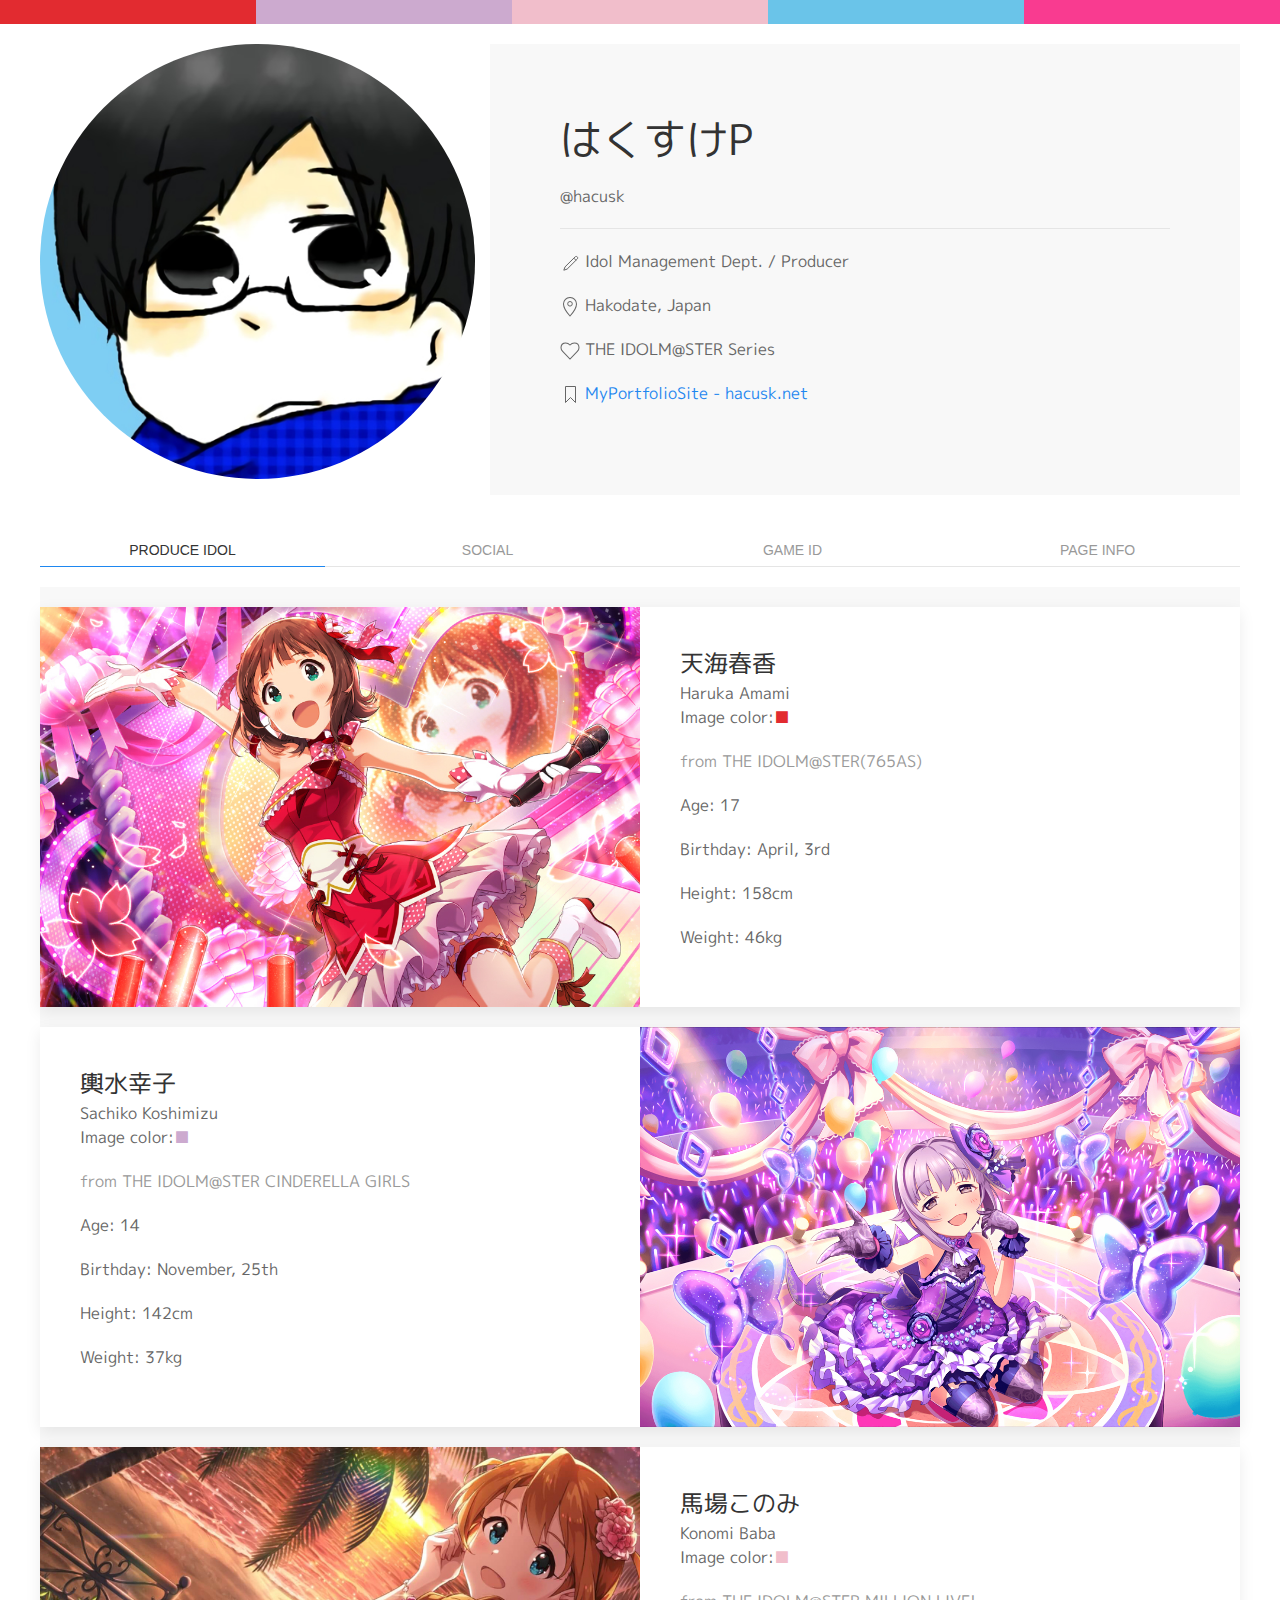
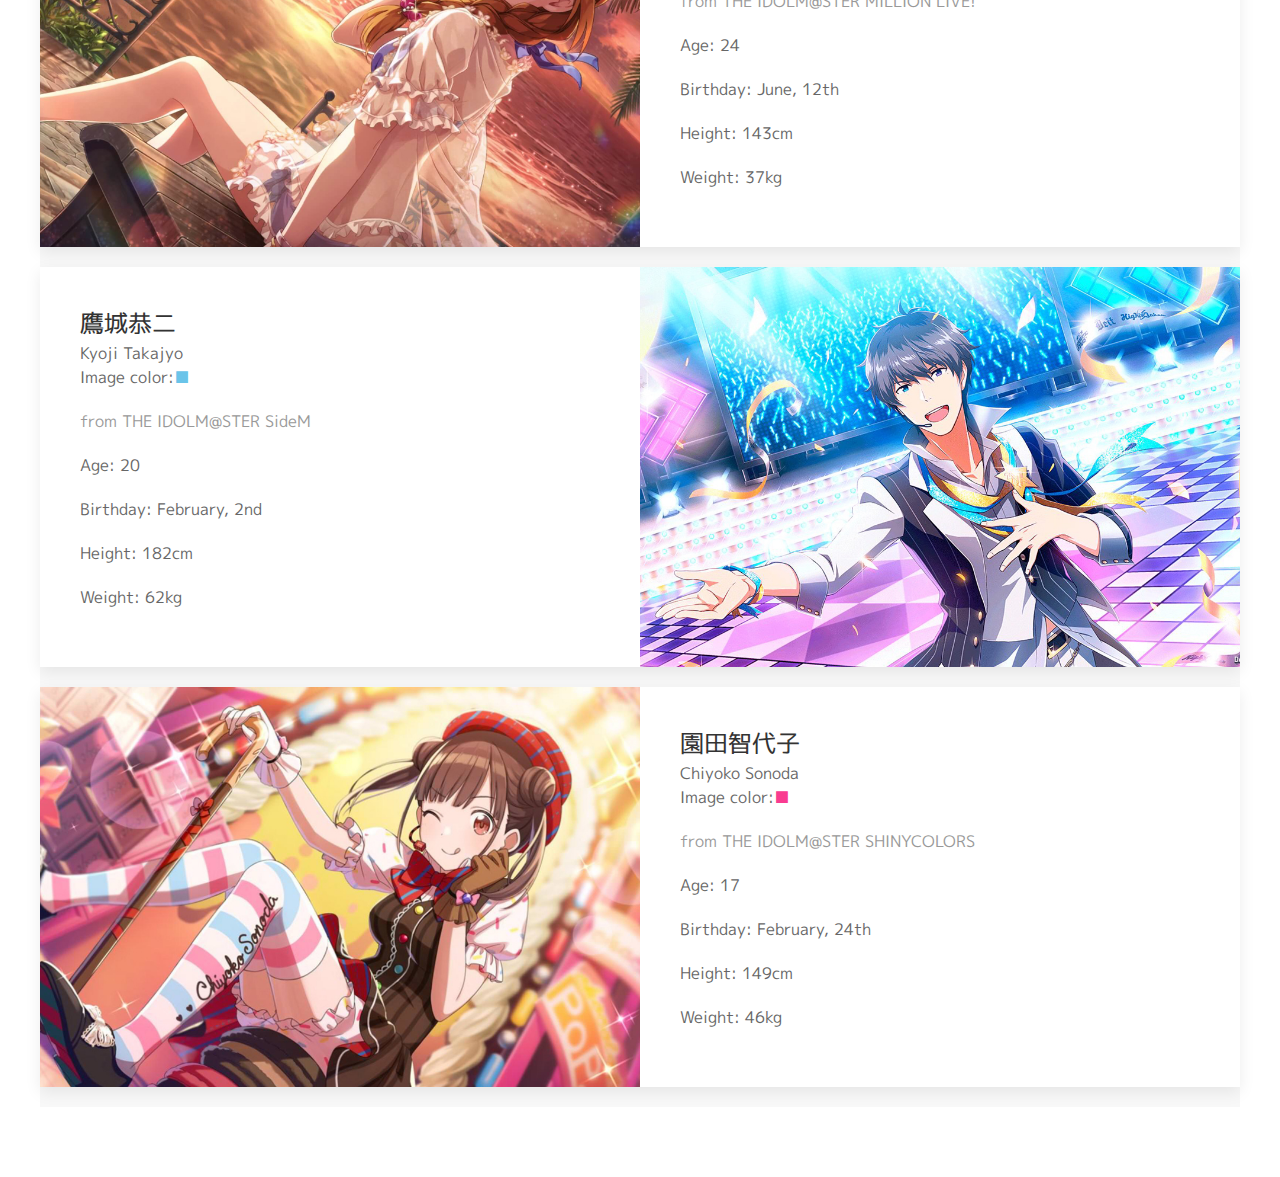
<file: index.html>
<!doctype html>
<html lang="ja">
<head>
	<meta charset="utf-8">
	<meta name="viewport" content="width=device-width, initial-scale=1">
	<title>im@s - hacusk.net</title>
	<link rel="stylesheet" href="css/uikit.min.css" />
	<link rel="stylesheet" href="https://s3.amazonaws.com/icomoon.io/114779/Socicon/style.css?9ukd8d">
	<link rel="stylesheet" href="css/main.css" />
	<script src="js/uikit.min.js"></script>
	<script src="js/uikit-icons.min.js"></script>
</head>
<body>
	<div class="uk-child-width-expand uk-grid-collapse uk-text-center uk-margin-bottom" uk-grid>
		<div>
			<div class="uk-tile uk-padding-remove haruka-bc">
				<p>&nbsp;</p>
			</div>
		</div>
		<div>
			<div class="uk-tile uk-padding-remove sachiko-bc">
				<p>&nbsp;</p>
			</div>
		</div>
		<div>
			<div class="uk-tile uk-padding-remove konomi-bc">
				<p>&nbsp;</p>
			</div>
		</div>
		<div>
			<div class="uk-tile uk-padding-remove kyoji-bc">
				<p>&nbsp;</p>
			</div>
		</div>
		<div>
			<div class="uk-tile uk-padding-remove chiyoko-bc">
				<p>&nbsp;</p>
			</div>
		</div>
	</div>
	<div class="uk-container">
		<div class="uk-grid-small" uk-grid>
			<div class="uk-width-1-1 uk-width-large@m uk-height-large@m">
				<img src="img/profile.jpg" srcset="img/profile.jpg 1x, img/profile@2x.jpg 2x" alt="profile" class="img-circle">
			</div>
			<div class="uk-width-1-1 uk-width-expand@m">
				<div class="uk-dark uk-background-muted uk-padding-large">
					<h1>はくすけP</h1>
					<p>@hacusk</p>
					<hr>
					<p><span uk-icon="pencil"></span>&nbsp;Idol Management Dept. / Producer</p>
					<p><span uk-icon="location"></span>&nbsp;Hakodate, Japan</p>
					<p><span uk-icon="heart"></span>&nbsp;THE IDOLM@STER Series</p>
					<p><span uk-icon="bookmark"></span>&nbsp;<a href="http://hacusk.net" target="_blank">MyPortfolioSite - hacusk.net</a></p>
				</div>
			</div>
		</div>
		<div uk-grid>
			<div class="uk-width-1-1">
				<ul class="uk-child-width-expand" uk-tab="animation: uk-animation-fade">
					<li class="uk-active"><a href="#">Produce Idol</a></li>
					<li><a href="#">Social</a></li>
					<li><a href="#">Game ID</a></li>
					<li><a href="#">Page Info</a></li>
				</ul>
				<ul class="uk-switcher uk-margin">
					<li class="uk-section-xsmall uk-background-muted">
						<div class="uk-card uk-card-default uk-grid-collapse uk-child-width-1-2@s uk-margin" uk-grid>
							<div class="uk-card-media-left uk-cover-container">
								<img src="img/haruka@2x.jpg" alt="" uk-cover>
								<canvas width="600" height="400"></canvas>
							</div>
							<div>
								<div class="uk-card-body">
									<p class="uk-card-title uk-margin-remove">天海春香</p>
									<p class="uk-margin-remove">Haruka Amami</p>
									<p class="uk-margin-remove">Image color:<span class="haruka">■</span></p>
									<p class="uk-text-muted">from THE IDOLM@STER(765AS)</p>
									<p>Age: 17</p>
									<p>Birthday: April, 3rd</p>
									<p>Height: 158cm</p>
									<p>Weight: 46kg</p>
								</div>
							</div>
						</div>
						<div class="uk-card uk-card-default uk-grid-collapse uk-child-width-1-2@s uk-margin" uk-grid>
							<div class="uk-flex-last@s uk-card-media-right uk-cover-container">
								<img src="img/sachiko@2x.jpg" alt="" uk-cover>
								<canvas width="600" height="400"></canvas>
							</div>
							<div>
								<div class="uk-card-body">
									<p class="uk-card-title uk-margin-remove">輿水幸子</p>
									<p class="uk-margin-remove">Sachiko Koshimizu</p>
									<p class="uk-margin-remove">Image color:<span class="sachiko">■</span></p>
									<p class="uk-text-muted">from THE IDOLM@STER CINDERELLA GIRLS</p>
									<p>Age: 14</p>
									<p>Birthday: November, 25th</p>
									<p>Height: 142cm</p>
									<p>Weight: 37kg</p>
								</div>
							</div>
						</div>
						<div class="uk-card uk-card-default uk-grid-collapse uk-child-width-1-2@s uk-margin" uk-grid>
							<div class="uk-card-media-left uk-cover-container">
								<img src="img/konomi@2x.jpg" alt="" uk-cover>
								<canvas width="600" height="400"></canvas>
							</div>
							<div>
								<div class="uk-card-body">
									<p class="uk-card-title uk-margin-remove">馬場このみ</p>
									<p class="uk-margin-remove">Konomi Baba</p>
									<p class="uk-margin-remove">Image color:<span class="konomi">■</span></p>
									<p class="uk-text-muted">from THE IDOLM@STER MILLION LIVE!</p>
									<p>Age: 24</p>
									<p>Birthday: June, 12th</p>
									<p>Height: 143cm</p>
									<p>Weight: 37kg</p>
								</div>
							</div>
						</div>
						<div class="uk-card uk-card-default uk-grid-collapse uk-child-width-1-2@s uk-margin" uk-grid>
							<div class="uk-flex-last@s uk-card-media-right uk-cover-container">
								<img src="img/kyoji@2x.jpg" alt="kyoji" uk-cover>
								<canvas width="600" height="400"></canvas>
							</div>
							<div>
								<div class="uk-card-body">
									<p class="uk-card-title uk-margin-remove">鷹城恭二</p>
									<p class="uk-margin-remove">Kyoji Takajyo</p>
									<p class="uk-margin-remove">Image color:<span class="kyoji">■</span></p>
									<p class="uk-text-muted">from THE IDOLM@STER SideM</p>
									<p>Age: 20</p>
									<p>Birthday: February, 2nd</p>
									<p>Height: 182cm</p>
									<p>Weight: 62kg</p>
								</div>
							</div>
						</div>
						<div class="uk-card uk-card-default uk-grid-collapse uk-child-width-1-2@s uk-margin" uk-grid>
							<div class="uk-card-media-left uk-cover-container">
								<img src="img/chiyoko@2x.jpg" alt="kyoji" uk-cover>
								<canvas width="600" height="400"></canvas>
							</div>
							<div>
								<div class="uk-card-body">
									<p class="uk-card-title uk-margin-remove">園田智代子</p>
									<p class="uk-margin-remove">Chiyoko Sonoda</p>
									<p class="uk-margin-remove">Image color:<span class="chiyoko">■</span></p>
									<p class="uk-text-muted">from THE IDOLM@STER SHINYCOLORS</p>
									<p>Age: 17</p>
									<p>Birthday: February, 24th</p>
									<p>Height: 149cm</p>
									<p>Weight: 46kg</p>
								</div>
							</div>
						</div>
					</li>
					<li class="uk-section-xsmall uk-background-muted">
						<div class="uk-padding">
							<div class="uk-child-width-expand@s uk-text-center" uk-grid>
								<div>
									<div class="uk-card uk-card-default uk-card-body">
										<h1 class="socicon-twitter"></h1>
										<h3><dt>Twitter</dt></h3>
										<p>@hacusk</p>
										<a href="http://www.twitter.com/hacusk" target="_blank" class="uk-button uk-button-primary">Follow</a>
									</div>
								</div>
								<div>
									<div class="uk-card uk-card-default uk-card-body">
										<h1 class="socicon-mastodon"></h1>
										<h3><dt>imastodon.net</dt></h3>
										<p>@hacusk@imastodon.net</p>
										<a href="https://imastodon.net/@hacusk" target="_blank" class="uk-button uk-button-primary">Follow</a>
									</div>
								</div>
								<div>
									<div class="uk-card uk-card-default uk-card-body">
										<h1 class="socicon-niconico"></h1>
										<h3><dt>niconico</dt></h3>
										<p>20241401</p>
										<a href="http://www.nicovideo.jp/user/20241401/video" target="_blank" class="uk-button uk-button-primary">Follow</a>
									</div>
								</div>
							</div>
						</div>
					</li>
					<li class="uk-section-xsmall uk-background-muted">
						<div class="uk-padding">
							<div class="uk-child-width-1-2@s" uk-grid>
								<div>
									<div class="uk-card uk-card-default uk-text-center uk-card-body">
										<div class="uk-card-media-top">
											<img src="img/starlightstage.jpg" alt="starlightstage">
										</div>
										<h3><dt>STARLIGHT STAGE</dt></h3>
										<p>GameID: 380493304</p>
										<a href="https://cinderella.idolmaster.jp/sl-stage/" target="_blank" class="uk-button uk-button-primary">Connection</a>
									</div>
								</div>
								<div>
									<div class="uk-card uk-card-default uk-text-center uk-card-body">
										<div class="uk-card-media-top">
											<img src="img/theaterdays.jpg" alt="theaterdays">
										</div>
										<h3><dt>THEATER DAYS</dt></h3>
										<p>GameID: KBJRCGA7</p>
										<a href="https://millionlive.idolmaster.jp/theaterdays/" target="_blank" class="uk-button uk-button-primary">Connection</a>
									</div>
								</div>
								<div>
									<div class="uk-card uk-card-default uk-text-center uk-card-body">
										<div class="uk-card-media-top">
											<img src="img/liveonstage.jpg" alt="liveonstage">
										</div>
										<h3><dt>LIVE ON STAGE!</dt></h3>
										<p>GameID: 309416968</p>
										<a href="https://side-m.idolmaster.jp/lo-stage/" target="_blank" class="uk-button uk-button-primary">Connection</a>
									</div>
								</div>
								<div>
									<div class="uk-card uk-card-default uk-text-center uk-card-body">
										<div class="uk-card-media-top">
											<img src="img/shinycolors.jpg" alt="shinycolors">
										</div>
										<h3><dt>SHINYCOLORS</dt></h3>
										<p>enzaID: cMGgrDKwha</p>
										<a href="https://shinycolors.idolmaster.jp" target="_blank" class="uk-button uk-button-primary">Connection</a>
									</div>
								</div>
							</div>
						</div>
					</li>
					<li class="uk-section-xsmall uk-background-muted">
						<div class="uk-padding">
							<div class="uk-child-width-expand@s" uk-grid>
								<div>
									<div class="uk-card uk-card-default uk-card-body uk-text-center">
										<h3><dt>hacusk.net/imas</dt></h3>
										<p>Version 1.1.0</p>
										<p>Based on <a href="https://getuikit.com" target="_blank">UIKit Version 3.0.0-Rc.9</a>.</p>
										<p class="uk-text-bold">このページは株式会社バンダイナムコエンターテインメント様とは一切関係ありません。</p>
									</div>
								</div>
							</div>
						</div>
					</li>
				</ul>
			</div>
		</div>
	</div>
</body>
</html>
</file>
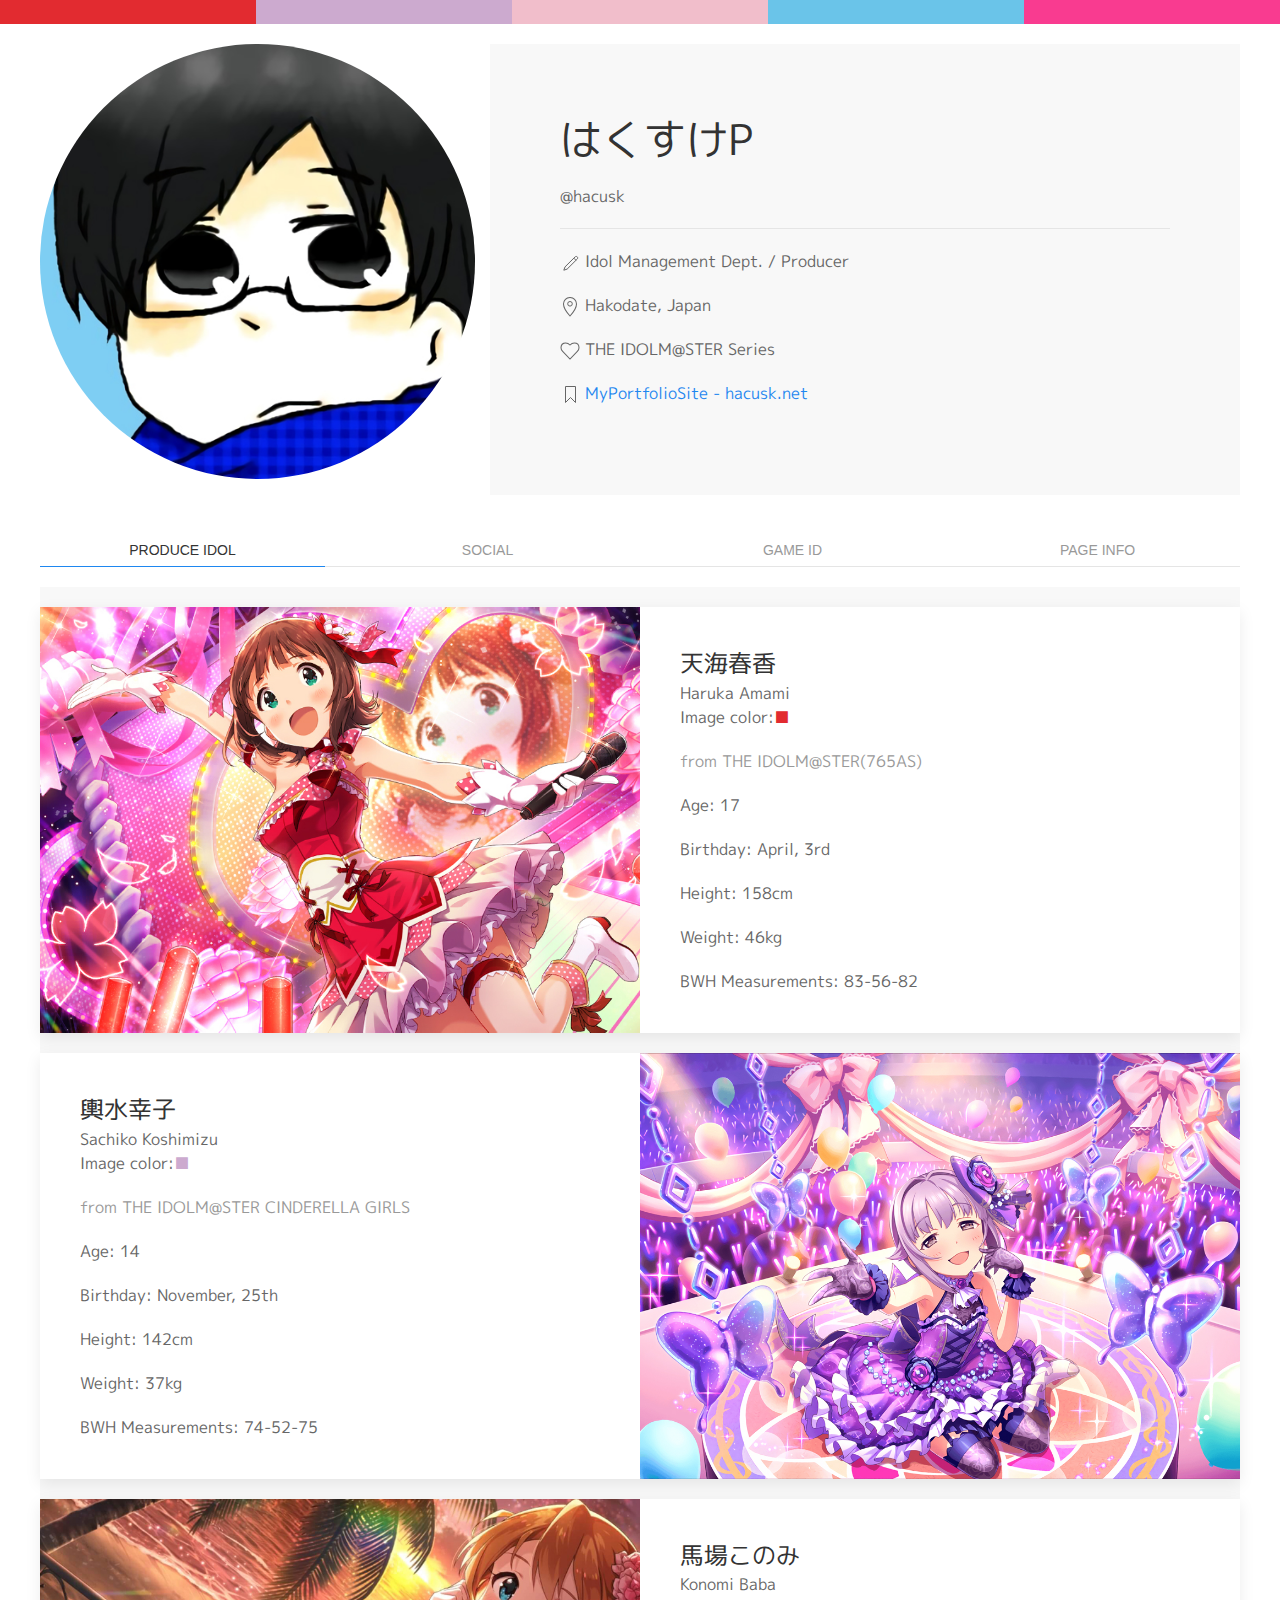
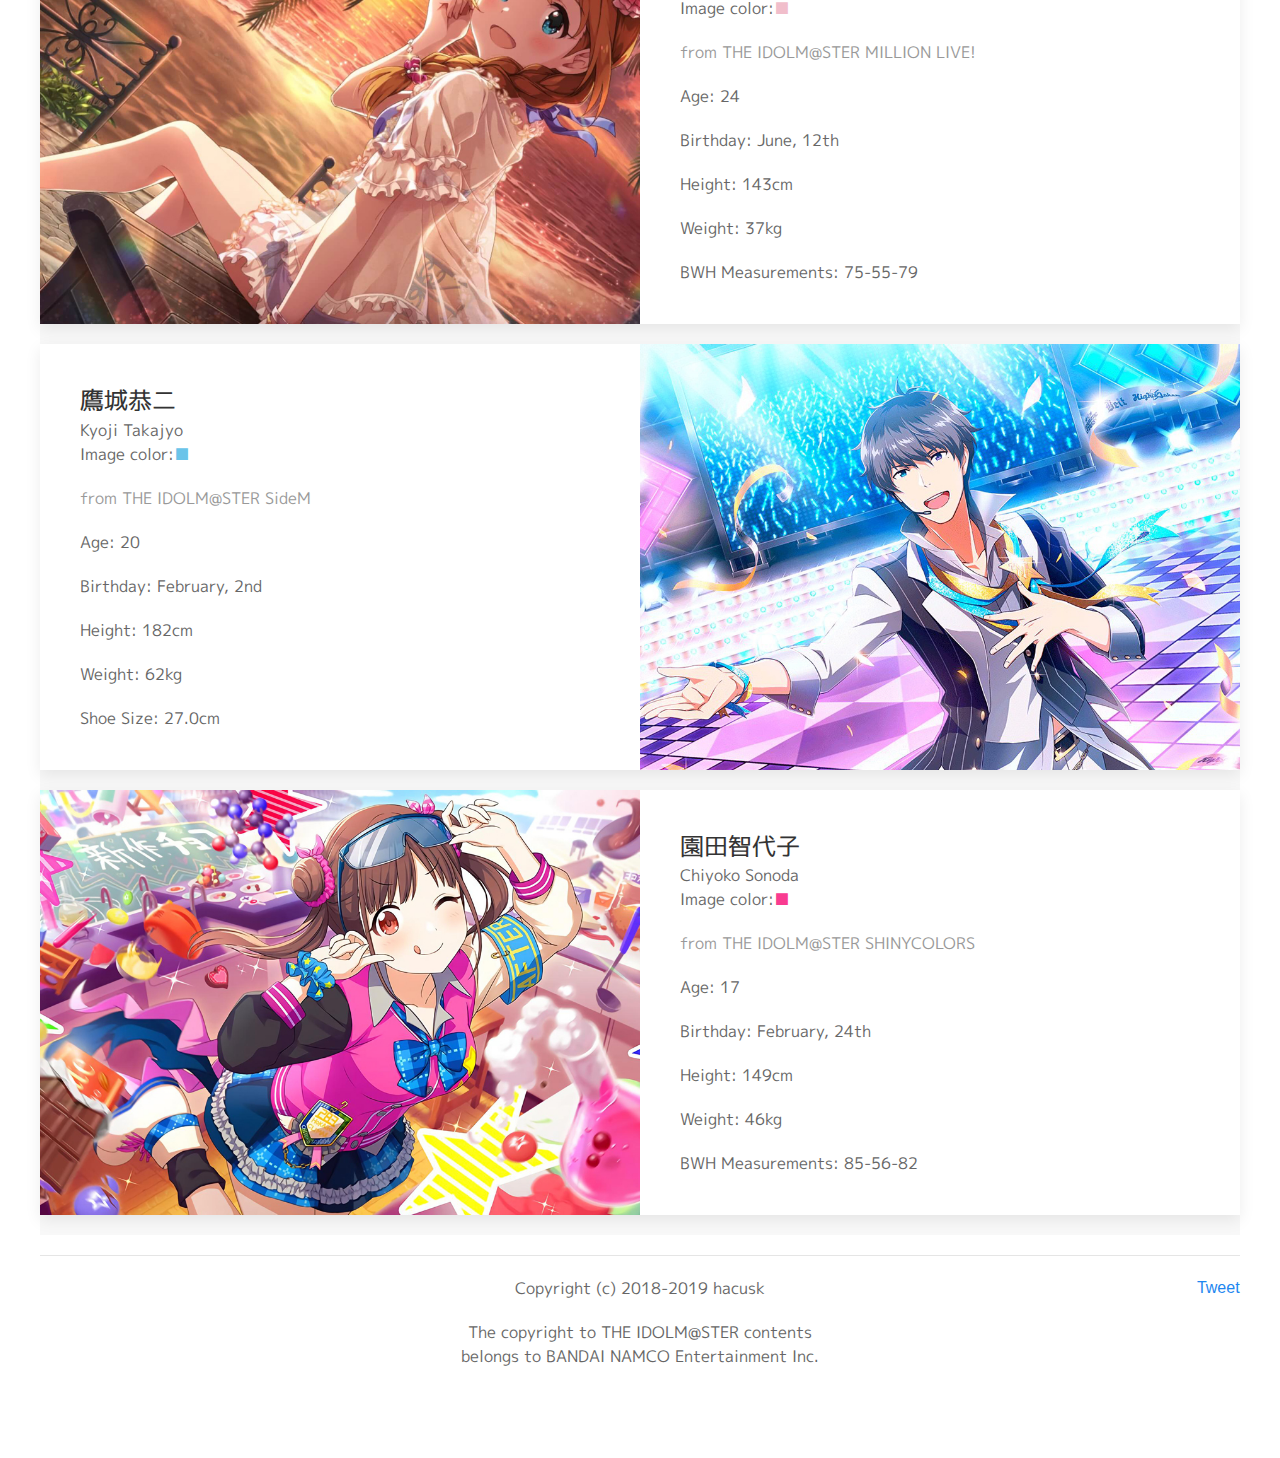
<file: docs/index.html>
<!doctype html>
<html lang="ja">
<head>
	<meta charset="utf-8">
	<meta name="viewport" content="width=device-width, initial-scale=1">
	<title>imas - hacusk.net</title>
	<link rel="icon" href="/favicon.ico" type="image/vnd.microsoft.icon">
	<link rel="apple-touch-icon" sizes="152x152" href="/apple-touch-icon.png">
	<link rel="icon" type="image/png" size="152x152" href="/android-chrome.png">
	<link rel="stylesheet" href="css/uikit.min.css" />
	<link rel="stylesheet" href="https://s3.amazonaws.com/icomoon.io/114779/Socicon/style.css?9ukd8d">
	<link rel="stylesheet" href="css/main.css" />
	<script src="js/uikit.min.js"></script>
	<script src="js/uikit-icons.min.js"></script>
	<meta name="twitter:card" content="summary" />
	<meta name="twitter:site" content="@hacusk" />
	<meta property="og:url" content="https://imas.hacusk.net" />
	<meta property="og:title" content="imas - hacusk.net" />
	<meta property="og:description" content="hacusk's producer portfolio." />
	<meta property="og:image" content="https://imas.hacusk.net/twitter-card.png" />
</head>
<body>
	<div class="uk-child-width-expand uk-grid-collapse uk-text-center uk-margin-bottom" uk-grid>
		<div>
			<div class="uk-tile uk-padding-remove haruka-bc">
				<p>&nbsp;</p>
			</div>
		</div>
		<div>
			<div class="uk-tile uk-padding-remove sachiko-bc">
				<p>&nbsp;</p>
			</div>
		</div>
		<div>
			<div class="uk-tile uk-padding-remove konomi-bc">
				<p>&nbsp;</p>
			</div>
		</div>
		<div>
			<div class="uk-tile uk-padding-remove kyoji-bc">
				<p>&nbsp;</p>
			</div>
		</div>
		<div>
			<div class="uk-tile uk-padding-remove chiyoko-bc">
				<p>&nbsp;</p>
			</div>
		</div>
	</div>
	<div class="uk-container">
		<div class="uk-grid-small" uk-grid>
			<div class="uk-width-1-1 uk-width-large@m uk-height-large@m">
				<img src="img/profile.jpg" srcset="img/profile.jpg 1x, img/profile@2x.jpg 2x" alt="profile" class="img-circle">
			</div>
			<div class="uk-width-1-1 uk-width-expand@m">
				<div class="uk-dark uk-background-muted uk-padding-large">
					<h1>はくすけP</h1>
					<p>@hacusk</p>
					<hr>
					<p><span uk-icon="pencil"></span>&nbsp;Idol Management Dept. / Producer</p>
					<p><span uk-icon="location"></span>&nbsp;Hakodate, Japan</p>
					<p><span uk-icon="heart"></span>&nbsp;THE IDOLM@STER Series</p>
					<p><span uk-icon="bookmark"></span>&nbsp;<a href="http://hacusk.net" target="_blank">MyPortfolioSite - hacusk.net</a></p>
				</div>
			</div>
		</div>
		<div uk-grid>
			<div class="uk-width-1-1">
				<ul class="uk-child-width-expand" uk-tab="animation: uk-animation-fade">
					<li class="uk-active"><a href="#">Produce Idol</a></li>
					<li><a href="#">Social</a></li>
					<li><a href="#">Game ID</a></li>
					<li><a href="#">Page Info</a></li>
				</ul>
				<ul class="uk-switcher uk-margin">
					<li class="uk-section-xsmall uk-background-muted">
						<div class="uk-card uk-card-default uk-grid-collapse uk-child-width-1-2@s uk-margin" uk-grid>
							<div class="uk-card-media-left uk-cover-container">
								<img src="img/haruka@2x.jpg" alt="" uk-cover>
								<canvas width="600" height="400"></canvas>
							</div>
							<div>
								<div class="uk-card-body">
									<p class="uk-card-title uk-margin-remove">天海春香</p>
									<p class="uk-margin-remove">Haruka Amami</p>
									<p class="uk-margin-remove">Image color:<span class="haruka">■</span></p>
									<p class="uk-text-muted">from THE IDOLM@STER(765AS)</p>
									<p>Age: 17</p>
									<p>Birthday: April, 3rd</p>
									<p>Height: 158cm</p>
									<p>Weight: 46kg</p>
									<p>BWH Measurements: 83-56-82</p>
								</div>
							</div>
						</div>
						<div class="uk-card uk-card-default uk-grid-collapse uk-child-width-1-2@s uk-margin" uk-grid>
							<div class="uk-flex-last@s uk-card-media-right uk-cover-container">
								<img src="img/sachiko@2x.jpg" alt="" uk-cover>
								<canvas width="600" height="400"></canvas>
							</div>
							<div>
								<div class="uk-card-body">
									<p class="uk-card-title uk-margin-remove">輿水幸子</p>
									<p class="uk-margin-remove">Sachiko Koshimizu</p>
									<p class="uk-margin-remove">Image color:<span class="sachiko">■</span></p>
									<p class="uk-text-muted">from THE IDOLM@STER CINDERELLA GIRLS</p>
									<p>Age: 14</p>
									<p>Birthday: November, 25th</p>
									<p>Height: 142cm</p>
									<p>Weight: 37kg</p>
									<p>BWH Measurements: 74-52-75</p>
								</div>
							</div>
						</div>
						<div class="uk-card uk-card-default uk-grid-collapse uk-child-width-1-2@s uk-margin" uk-grid>
							<div class="uk-card-media-left uk-cover-container">
								<img src="img/konomi@2x.jpg" alt="" uk-cover>
								<canvas width="600" height="400"></canvas>
							</div>
							<div>
								<div class="uk-card-body">
									<p class="uk-card-title uk-margin-remove">馬場このみ</p>
									<p class="uk-margin-remove">Konomi Baba</p>
									<p class="uk-margin-remove">Image color:<span class="konomi">■</span></p>
									<p class="uk-text-muted">from THE IDOLM@STER MILLION LIVE!</p>
									<p>Age: 24</p>
									<p>Birthday: June, 12th</p>
									<p>Height: 143cm</p>
									<p>Weight: 37kg</p>
									<p>BWH Measurements: 75-55-79</p>
								</div>
							</div>
						</div>
						<div class="uk-card uk-card-default uk-grid-collapse uk-child-width-1-2@s uk-margin" uk-grid>
							<div class="uk-flex-last@s uk-card-media-right uk-cover-container">
								<img src="img/kyoji@2x.jpg" alt="kyoji" uk-cover>
								<canvas width="600" height="400"></canvas>
							</div>
							<div>
								<div class="uk-card-body">
									<p class="uk-card-title uk-margin-remove">鷹城恭二</p>
									<p class="uk-margin-remove">Kyoji Takajyo</p>
									<p class="uk-margin-remove">Image color:<span class="kyoji">■</span></p>
									<p class="uk-text-muted">from THE IDOLM@STER SideM</p>
									<p>Age: 20</p>
									<p>Birthday: February, 2nd</p>
									<p>Height: 182cm</p>
									<p>Weight: 62kg</p>
									<p>Shoe Size: 27.0cm</p>
								</div>
							</div>
						</div>
						<div class="uk-card uk-card-default uk-grid-collapse uk-child-width-1-2@s uk-margin" uk-grid>
							<div class="uk-card-media-left uk-cover-container">
								<img src="img/chiyoko@2x.jpg" alt="kyoji" uk-cover>
								<canvas width="600" height="400"></canvas>
							</div>
							<div>
								<div class="uk-card-body">
									<p class="uk-card-title uk-margin-remove">園田智代子</p>
									<p class="uk-margin-remove">Chiyoko Sonoda</p>
									<p class="uk-margin-remove">Image color:<span class="chiyoko">■</span></p>
									<p class="uk-text-muted">from THE IDOLM@STER SHINYCOLORS</p>
									<p>Age: 17</p>
									<p>Birthday: February, 24th</p>
									<p>Height: 149cm</p>
									<p>Weight: 46kg</p>
									<p>BWH Measurements: 85-56-82</p>
								</div>
							</div>
						</div>
					</li>
					<li class="uk-section-xsmall uk-background-muted">
						<div class="uk-padding">
							<div class="uk-child-width-expand@s uk-text-center" uk-grid>
								<div>
									<div class="uk-card uk-card-default uk-card-body">
										<h1 class="socicon-twitter"></h1>
										<h3><dt>Twitter</dt></h3>
										<p>@hacusk</p>
										<a href="http://www.twitter.com/hacusk" target="_blank" class="uk-button uk-button-primary">Follow</a>
									</div>
								</div>
								<div>
									<div class="uk-card uk-card-default uk-card-body">
										<h1 class="socicon-mastodon"></h1>
										<h3><dt>imastodon.net</dt></h3>
										<p>@hacusk@imastodon.net</p>
										<a href="https://imastodon.net/@hacusk" target="_blank" class="uk-button uk-button-primary">Follow</a>
									</div>
								</div>
								<div>
									<div class="uk-card uk-card-default uk-card-body">
										<h1 class="socicon-niconico"></h1>
										<h3><dt>niconico</dt></h3>
										<p>20241401</p>
										<a href="http://www.nicovideo.jp/user/20241401/video" target="_blank" class="uk-button uk-button-primary">Follow</a>
									</div>
								</div>
							</div>
						</div>
					</li>
					<li class="uk-section-xsmall uk-background-muted">
						<div class="uk-padding">
							<div class="uk-child-width-1-2@s" uk-grid>
								<div>
									<div class="uk-card uk-card-default uk-text-center uk-card-body">
										<div class="uk-card-media-top">
											<img src="img/starlightstage.jpg" alt="starlightstage">
										</div>
										<h3><dt>STARLIGHT STAGE</dt></h3>
										<p>GameID: 380493304</p>
										<a href="https://cinderella.idolmaster.jp/sl-stage/" target="_blank" class="uk-button uk-button-primary">Connection</a>
									</div>
								</div>
								<div>
									<div class="uk-card uk-card-default uk-text-center uk-card-body">
										<div class="uk-card-media-top">
											<img src="img/theaterdays.jpg" alt="theaterdays">
										</div>
										<h3><dt>THEATER DAYS</dt></h3>
										<p>GameID: KBJRCGA7</p>
										<a href="https://millionlive.idolmaster.jp/theaterdays/" target="_blank" class="uk-button uk-button-primary">Connection</a>
									</div>
								</div>
								<div>
									<div class="uk-card uk-card-default uk-text-center uk-card-body">
										<div class="uk-card-media-top">
											<img src="img/liveonstage.jpg" alt="liveonstage">
										</div>
										<h3><dt>LIVE ON STAGE!</dt></h3>
										<p>GameID: 309416968</p>
										<a href="https://side-m.idolmaster.jp/lo-stage/" target="_blank" class="uk-button uk-button-primary">Connection</a>
									</div>
								</div>
								<div>
									<div class="uk-card uk-card-default uk-text-center uk-card-body">
										<div class="uk-card-media-top">
											<img src="img/shinycolors.jpg" alt="shinycolors">
										</div>
										<h3><dt>SHINYCOLORS</dt></h3>
										<p>enzaID: cMGgrDKwha</p>
										<a href="https://shinycolors.idolmaster.jp" target="_blank" class="uk-button uk-button-primary">Connection</a>
									</div>
								</div>
							</div>
						</div>
					</li>
					<li class="uk-section-xsmall uk-background-muted">
						<div class="uk-padding">
							<div class="uk-child-width-expand@s" uk-grid>
								<div>
									<div class="uk-card uk-card-default uk-card-body uk-text-center">
										<h3><dt>imas.hacusk.net</dt></h3>
										<p>Version 1.1.1</p>
										<p>Based on <a href="https://getuikit.com" target="_blank">UIKit Version 3.0.0-Rc.9</a>.</p>
										<hr>
										<p>Copyright (c) 2018-2019 hacusk</p>
										<p class="uk-text-bold">The copyright to THE IDOLM@STER contents belongs to BANDAI NAMCO Entertainment Inc.</p>
									</div>
								</div>
							</div>
						</div>
					</li>
				</ul>
			</div>
		</div>
		<hr>
		<div class="uk-child-width-1-3@s uk-grid-small uk-text-center" uk-grid>
			<div>
				<div class="uk-tile uk-tile-default uk-padding-remove">
				</div>
			</div>
			<div>
				<div class="uk-tile uk-tile-default uk-padding-remove">
					<div class="uk-text-center">
						<p>Copyright (c) 2018-2019 hacusk</p>
						<p>The copyright to THE IDOLM@STER contents belongs to BANDAI NAMCO Entertainment Inc.</p>
					</div>
				</div>
			</div>
			<div>
				<div class="uk-tile uk-tile-default uk-padding-remove">
					<div class="uk-align-right">
						<a href="https://twitter.com/share?ref_src=twsrc%5Etfw" class="twitter-share-button" data-via="hacusk" data-url="https://imas.hacusk.net" data-text="imas -" data-lang="ja" data-size="large" data-show-count="false">Tweet</a>
						<script async src="https://platform.twitter.com/widgets.js" charset="utf-8"></script>
					</div>
				</div>
			</div>
		</div>
	</div>
</body>
</html>
</file>
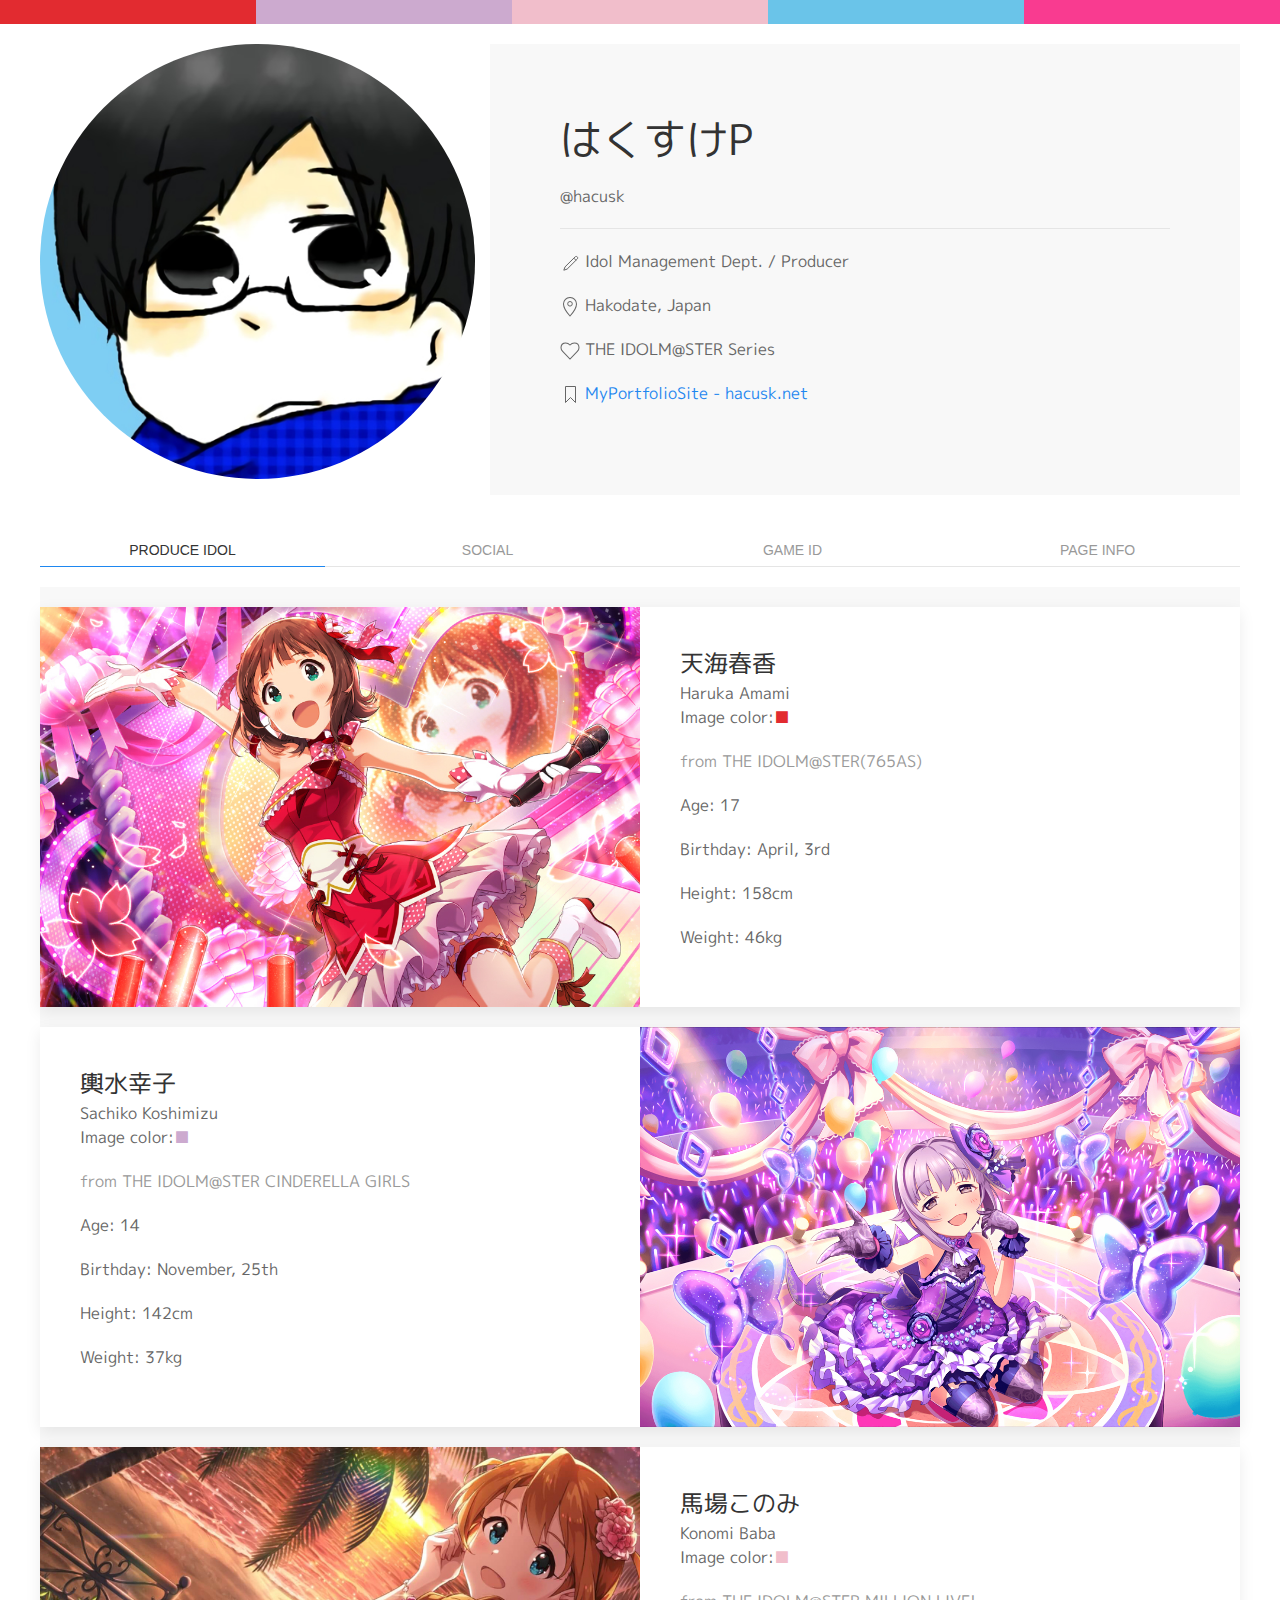
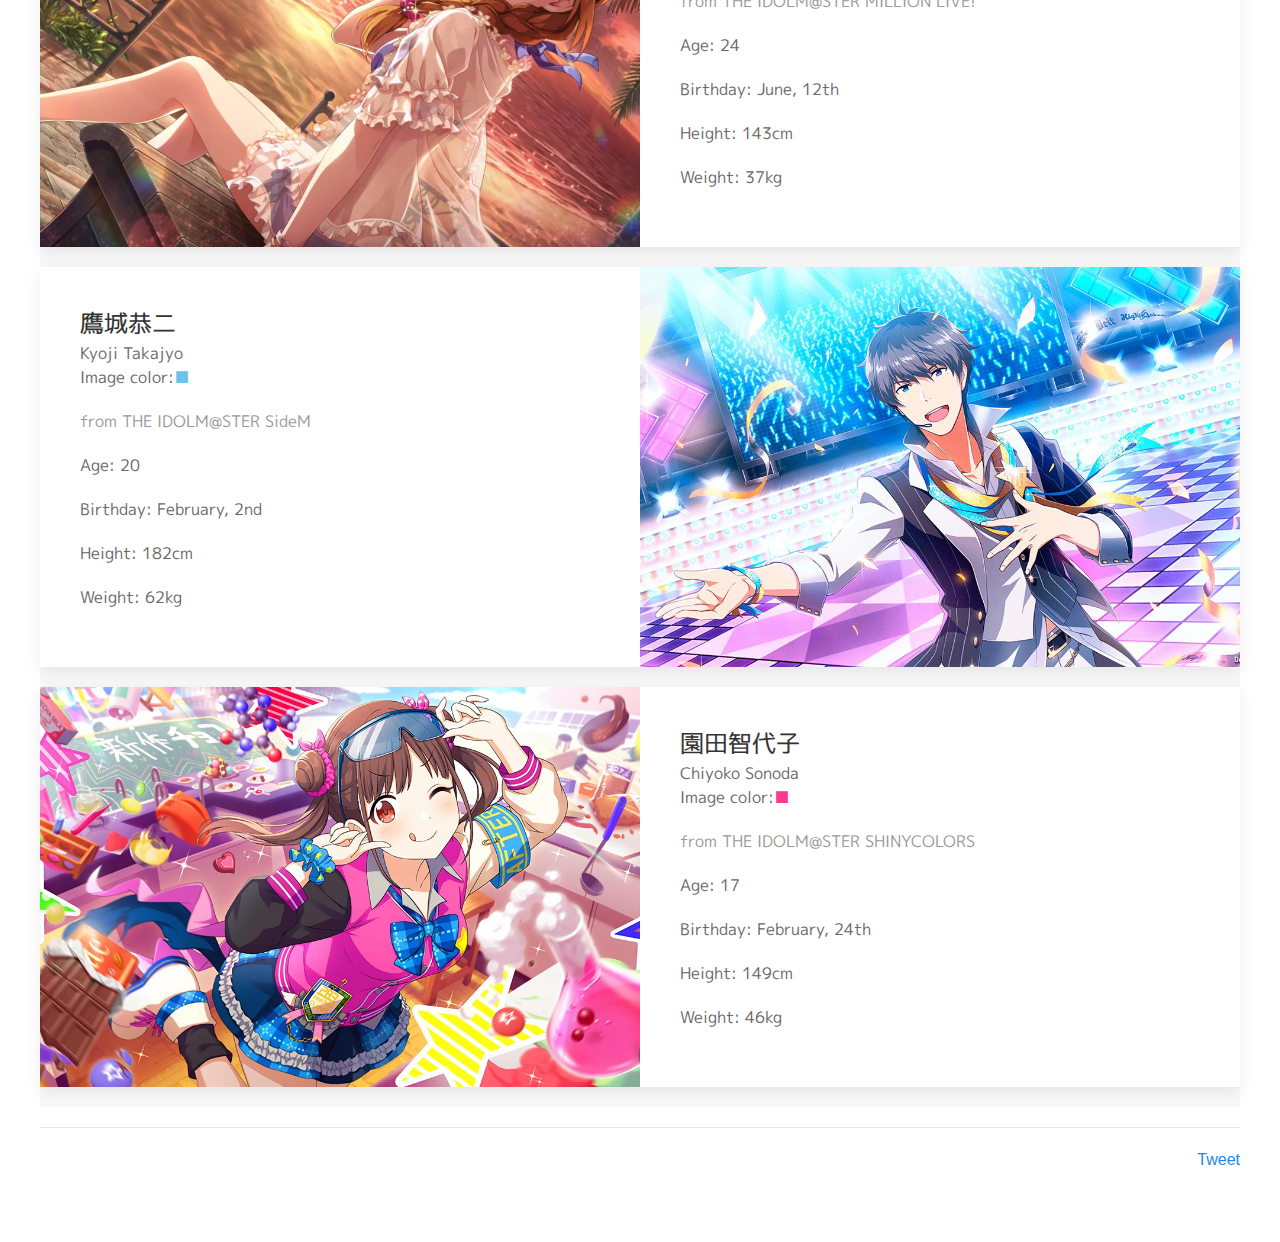
<file: Static/index.html>
<!doctype html>
<html lang="ja">
<head>
	<meta charset="utf-8">
	<meta name="viewport" content="width=device-width, initial-scale=1">
	<title>imas - hacusk.net</title>
	<link rel="icon" href="/favicon.ico" type="image/vnd.microsoft.icon">
	<link rel="apple-touch-icon" sizes="152x152" href="/apple-touch-icon.png">
	<link rel="icon" type="image/png" size="152x152" href="/android-chrome.png">
	<link rel="stylesheet" href="css/uikit.min.css" />
	<link rel="stylesheet" href="https://s3.amazonaws.com/icomoon.io/114779/Socicon/style.css?9ukd8d">
	<link rel="stylesheet" href="css/main.css" />
	<script src="js/uikit.min.js"></script>
	<script src="js/uikit-icons.min.js"></script>
	<meta name="twitter:card" content="summary" />
	<meta name="twitter:site" content="@hacusk" />
	<meta property="og:url" content="https://imas.hacusk.net" />
	<meta property="og:title" content="imas - hacusk.net" />
	<meta property="og:description" content="hacusk's producer portfolio." />
	<meta property="og:image" content="https://imas.hacusk.net/twitter-card.png" />
</head>
<body>
	<div class="uk-child-width-expand uk-grid-collapse uk-text-center uk-margin-bottom" uk-grid>
		<div>
			<div class="uk-tile uk-padding-remove haruka-bc">
				<p>&nbsp;</p>
			</div>
		</div>
		<div>
			<div class="uk-tile uk-padding-remove sachiko-bc">
				<p>&nbsp;</p>
			</div>
		</div>
		<div>
			<div class="uk-tile uk-padding-remove konomi-bc">
				<p>&nbsp;</p>
			</div>
		</div>
		<div>
			<div class="uk-tile uk-padding-remove kyoji-bc">
				<p>&nbsp;</p>
			</div>
		</div>
		<div>
			<div class="uk-tile uk-padding-remove chiyoko-bc">
				<p>&nbsp;</p>
			</div>
		</div>
	</div>
	<div class="uk-container">
		<div class="uk-grid-small" uk-grid>
			<div class="uk-width-1-1 uk-width-large@m uk-height-large@m">
				<img src="img/profile.jpg" srcset="img/profile.jpg 1x, img/profile@2x.jpg 2x" alt="profile" class="img-circle">
			</div>
			<div class="uk-width-1-1 uk-width-expand@m">
				<div class="uk-dark uk-background-muted uk-padding-large">
					<h1>はくすけP</h1>
					<p>@hacusk</p>
					<hr>
					<p><span uk-icon="pencil"></span>&nbsp;Idol Management Dept. / Producer</p>
					<p><span uk-icon="location"></span>&nbsp;Hakodate, Japan</p>
					<p><span uk-icon="heart"></span>&nbsp;THE IDOLM@STER Series</p>
					<p><span uk-icon="bookmark"></span>&nbsp;<a href="http://hacusk.net" target="_blank">MyPortfolioSite - hacusk.net</a></p>
				</div>
			</div>
		</div>
		<div uk-grid>
			<div class="uk-width-1-1">
				<ul class="uk-child-width-expand" uk-tab="animation: uk-animation-fade">
					<li class="uk-active"><a href="#">Produce Idol</a></li>
					<li><a href="#">Social</a></li>
					<li><a href="#">Game ID</a></li>
					<li><a href="#">Page Info</a></li>
				</ul>
				<ul class="uk-switcher uk-margin">
					<li class="uk-section-xsmall uk-background-muted">
						<div class="uk-card uk-card-default uk-grid-collapse uk-child-width-1-2@s uk-margin" uk-grid>
							<div class="uk-card-media-left uk-cover-container">
								<img src="img/haruka@2x.jpg" alt="" uk-cover>
								<canvas width="600" height="400"></canvas>
							</div>
							<div>
								<div class="uk-card-body">
									<p class="uk-card-title uk-margin-remove">天海春香</p>
									<p class="uk-margin-remove">Haruka Amami</p>
									<p class="uk-margin-remove">Image color:<span class="haruka">■</span></p>
									<p class="uk-text-muted">from THE IDOLM@STER(765AS)</p>
									<p>Age: 17</p>
									<p>Birthday: April, 3rd</p>
									<p>Height: 158cm</p>
									<p>Weight: 46kg</p>
								</div>
							</div>
						</div>
						<div class="uk-card uk-card-default uk-grid-collapse uk-child-width-1-2@s uk-margin" uk-grid>
							<div class="uk-flex-last@s uk-card-media-right uk-cover-container">
								<img src="img/sachiko@2x.jpg" alt="" uk-cover>
								<canvas width="600" height="400"></canvas>
							</div>
							<div>
								<div class="uk-card-body">
									<p class="uk-card-title uk-margin-remove">輿水幸子</p>
									<p class="uk-margin-remove">Sachiko Koshimizu</p>
									<p class="uk-margin-remove">Image color:<span class="sachiko">■</span></p>
									<p class="uk-text-muted">from THE IDOLM@STER CINDERELLA GIRLS</p>
									<p>Age: 14</p>
									<p>Birthday: November, 25th</p>
									<p>Height: 142cm</p>
									<p>Weight: 37kg</p>
								</div>
							</div>
						</div>
						<div class="uk-card uk-card-default uk-grid-collapse uk-child-width-1-2@s uk-margin" uk-grid>
							<div class="uk-card-media-left uk-cover-container">
								<img src="img/konomi@2x.jpg" alt="" uk-cover>
								<canvas width="600" height="400"></canvas>
							</div>
							<div>
								<div class="uk-card-body">
									<p class="uk-card-title uk-margin-remove">馬場このみ</p>
									<p class="uk-margin-remove">Konomi Baba</p>
									<p class="uk-margin-remove">Image color:<span class="konomi">■</span></p>
									<p class="uk-text-muted">from THE IDOLM@STER MILLION LIVE!</p>
									<p>Age: 24</p>
									<p>Birthday: June, 12th</p>
									<p>Height: 143cm</p>
									<p>Weight: 37kg</p>
								</div>
							</div>
						</div>
						<div class="uk-card uk-card-default uk-grid-collapse uk-child-width-1-2@s uk-margin" uk-grid>
							<div class="uk-flex-last@s uk-card-media-right uk-cover-container">
								<img src="img/kyoji@2x.jpg" alt="kyoji" uk-cover>
								<canvas width="600" height="400"></canvas>
							</div>
							<div>
								<div class="uk-card-body">
									<p class="uk-card-title uk-margin-remove">鷹城恭二</p>
									<p class="uk-margin-remove">Kyoji Takajyo</p>
									<p class="uk-margin-remove">Image color:<span class="kyoji">■</span></p>
									<p class="uk-text-muted">from THE IDOLM@STER SideM</p>
									<p>Age: 20</p>
									<p>Birthday: February, 2nd</p>
									<p>Height: 182cm</p>
									<p>Weight: 62kg</p>
								</div>
							</div>
						</div>
						<div class="uk-card uk-card-default uk-grid-collapse uk-child-width-1-2@s uk-margin" uk-grid>
							<div class="uk-card-media-left uk-cover-container">
								<img src="img/chiyoko@2x.jpg" alt="kyoji" uk-cover>
								<canvas width="600" height="400"></canvas>
							</div>
							<div>
								<div class="uk-card-body">
									<p class="uk-card-title uk-margin-remove">園田智代子</p>
									<p class="uk-margin-remove">Chiyoko Sonoda</p>
									<p class="uk-margin-remove">Image color:<span class="chiyoko">■</span></p>
									<p class="uk-text-muted">from THE IDOLM@STER SHINYCOLORS</p>
									<p>Age: 17</p>
									<p>Birthday: February, 24th</p>
									<p>Height: 149cm</p>
									<p>Weight: 46kg</p>
								</div>
							</div>
						</div>
					</li>
					<li class="uk-section-xsmall uk-background-muted">
						<div class="uk-padding">
							<div class="uk-child-width-expand@s uk-text-center" uk-grid>
								<div>
									<div class="uk-card uk-card-default uk-card-body">
										<h1 class="socicon-twitter"></h1>
										<h3><dt>Twitter</dt></h3>
										<p>@hacusk</p>
										<a href="http://www.twitter.com/hacusk" target="_blank" class="uk-button uk-button-primary">Follow</a>
									</div>
								</div>
								<div>
									<div class="uk-card uk-card-default uk-card-body">
										<h1 class="socicon-mastodon"></h1>
										<h3><dt>imastodon.net</dt></h3>
										<p>@hacusk@imastodon.net</p>
										<a href="https://imastodon.net/@hacusk" target="_blank" class="uk-button uk-button-primary">Follow</a>
									</div>
								</div>
								<div>
									<div class="uk-card uk-card-default uk-card-body">
										<h1 class="socicon-niconico"></h1>
										<h3><dt>niconico</dt></h3>
										<p>20241401</p>
										<a href="http://www.nicovideo.jp/user/20241401/video" target="_blank" class="uk-button uk-button-primary">Follow</a>
									</div>
								</div>
							</div>
						</div>
					</li>
					<li class="uk-section-xsmall uk-background-muted">
						<div class="uk-padding">
							<div class="uk-child-width-1-2@s" uk-grid>
								<div>
									<div class="uk-card uk-card-default uk-text-center uk-card-body">
										<div class="uk-card-media-top">
											<img src="img/starlightstage.jpg" alt="starlightstage">
										</div>
										<h3><dt>STARLIGHT STAGE</dt></h3>
										<p>GameID: 380493304</p>
										<a href="https://cinderella.idolmaster.jp/sl-stage/" target="_blank" class="uk-button uk-button-primary">Connection</a>
									</div>
								</div>
								<div>
									<div class="uk-card uk-card-default uk-text-center uk-card-body">
										<div class="uk-card-media-top">
											<img src="img/theaterdays.jpg" alt="theaterdays">
										</div>
										<h3><dt>THEATER DAYS</dt></h3>
										<p>GameID: KBJRCGA7</p>
										<a href="https://millionlive.idolmaster.jp/theaterdays/" target="_blank" class="uk-button uk-button-primary">Connection</a>
									</div>
								</div>
								<div>
									<div class="uk-card uk-card-default uk-text-center uk-card-body">
										<div class="uk-card-media-top">
											<img src="img/liveonstage.jpg" alt="liveonstage">
										</div>
										<h3><dt>LIVE ON STAGE!</dt></h3>
										<p>GameID: 309416968</p>
										<a href="https://side-m.idolmaster.jp/lo-stage/" target="_blank" class="uk-button uk-button-primary">Connection</a>
									</div>
								</div>
								<div>
									<div class="uk-card uk-card-default uk-text-center uk-card-body">
										<div class="uk-card-media-top">
											<img src="img/shinycolors.jpg" alt="shinycolors">
										</div>
										<h3><dt>SHINYCOLORS</dt></h3>
										<p>enzaID: cMGgrDKwha</p>
										<a href="https://shinycolors.idolmaster.jp" target="_blank" class="uk-button uk-button-primary">Connection</a>
									</div>
								</div>
							</div>
						</div>
					</li>
					<li class="uk-section-xsmall uk-background-muted">
						<div class="uk-padding">
							<div class="uk-child-width-expand@s" uk-grid>
								<div>
									<div class="uk-card uk-card-default uk-card-body uk-text-center">
										<h3><dt>hacusk.net/imas</dt></h3>
										<p>Version 1.1.0</p>
										<p>Based on <a href="https://getuikit.com" target="_blank">UIKit Version 3.0.0-Rc.9</a>.</p>
										<p class="uk-text-bold">このページは株式会社バンダイナムコエンターテインメント様とは一切関係ありません。</p>
									</div>
								</div>
							</div>
						</div>
					</li>
				</ul>
			</div>
		</div>
		<hr>
		<div class="uk-text-right">
			<a href="https://twitter.com/share?ref_src=twsrc%5Etfw" class="twitter-share-button" data-via="hacusk" data-url="https://imas.hacusk.net" data-text="imas -" data-lang="ja" data-size="large" data-show-count="false">Tweet</a>
			<script async src="https://platform.twitter.com/widgets.js" charset="utf-8"></script>
		</div>
	</div>
</body>
</html>
</file>
<file: css/main.css>
/*!
Copyright (c) 2013-2018 YOOtheme GmbH, getuikit.com
Code released under the MIT license
https://opensource.org/licenses/mit-license.php
*/
@import url("https://fonts.googleapis.com/css?family=M+PLUS+1p");
@media screen and (max-width: 959px) {
  body {
    padding-bottom: 15px; } }
@media screen and (min-width: 960px) {
  body {
    padding-bottom: 70px; } }
.img-circle {
  border-radius: 50%;
  width: auto;
  height: auto; }

h1, h2, h3, h4, h5, h6, p {
  font-family: 'M PLUS 1p', sans-serif; }

.haruka-bc {
  background-color: #e22b30; }

.sachiko-bc {
  background-color: #ccaacf; }

.konomi-bc {
  background-color: #f1becb; }

.kyoji-bc {
  background-color: #6ac4e9; }

.chiyoko-bc {
  background-color: #f93b90; }

.beit-bc {
  background-color: #1fb9df; }

.houkago-bc {
  background-color: #fa8333; }

.haruka {
  color: #e22b30; }

.sachiko {
  color: #ccaacf; }

.konomi {
  color: #f1becb; }

.kyoji {
  color: #6ac4e9; }

.chiyoko {
  color: #f93b90; }

.beit {
  color: #1fb9df; }

.houkago {
  color: #fa8333; }

/*# sourceMappingURL=main.css.map */
</file>
<file: docs/css/main.css>
/*!
Copyright (c) 2013-2018 YOOtheme GmbH, getuikit.com
Code released under the MIT license
https://opensource.org/licenses/mit-license.php
*/
@import url("https://fonts.googleapis.com/css?family=M+PLUS+1p");
@media screen and (max-width: 959px) {
  body {
    padding-bottom: 15px; } }
@media screen and (min-width: 960px) {
  body {
    padding-bottom: 70px; } }
.img-circle {
  border-radius: 50%;
  width: auto;
  height: auto; }

h1, h2, h3, h4, h5, h6, p {
  font-family: 'M PLUS 1p', sans-serif; }

.haruka-bc {
  background-color: #e22b30; }

.sachiko-bc {
  background-color: #ccaacf; }

.konomi-bc {
  background-color: #f1becb; }

.kyoji-bc {
  background-color: #6ac4e9; }

.chiyoko-bc {
  background-color: #f93b90; }

.beit-bc {
  background-color: #1fb9df; }

.houkago-bc {
  background-color: #fa8333; }

.haruka {
  color: #e22b30; }

.sachiko {
  color: #ccaacf; }

.konomi {
  color: #f1becb; }

.kyoji {
  color: #6ac4e9; }

.chiyoko {
  color: #f93b90; }

.beit {
  color: #1fb9df; }

.houkago {
  color: #fa8333; }

/*# sourceMappingURL=main.css.map */
</file>
<file: Static/css/main.css>
/*!
Copyright (c) 2013-2018 YOOtheme GmbH, getuikit.com
Code released under the MIT license
https://opensource.org/licenses/mit-license.php
*/
@import url("https://fonts.googleapis.com/css?family=M+PLUS+1p");
@media screen and (max-width: 959px) {
  body {
    padding-bottom: 15px; } }
@media screen and (min-width: 960px) {
  body {
    padding-bottom: 70px; } }
.img-circle {
  border-radius: 50%;
  width: auto;
  height: auto; }

h1, h2, h3, h4, h5, h6, p {
  font-family: 'M PLUS 1p', sans-serif; }

.haruka-bc {
  background-color: #e22b30; }

.sachiko-bc {
  background-color: #ccaacf; }

.konomi-bc {
  background-color: #f1becb; }

.kyoji-bc {
  background-color: #6ac4e9; }

.chiyoko-bc {
  background-color: #f93b90; }

.beit-bc {
  background-color: #1fb9df; }

.houkago-bc {
  background-color: #fa8333; }

.haruka {
  color: #e22b30; }

.sachiko {
  color: #ccaacf; }

.konomi {
  color: #f1becb; }

.kyoji {
  color: #6ac4e9; }

.chiyoko {
  color: #f93b90; }

.beit {
  color: #1fb9df; }

.houkago {
  color: #fa8333; }

/*# sourceMappingURL=main.css.map */
</file>
